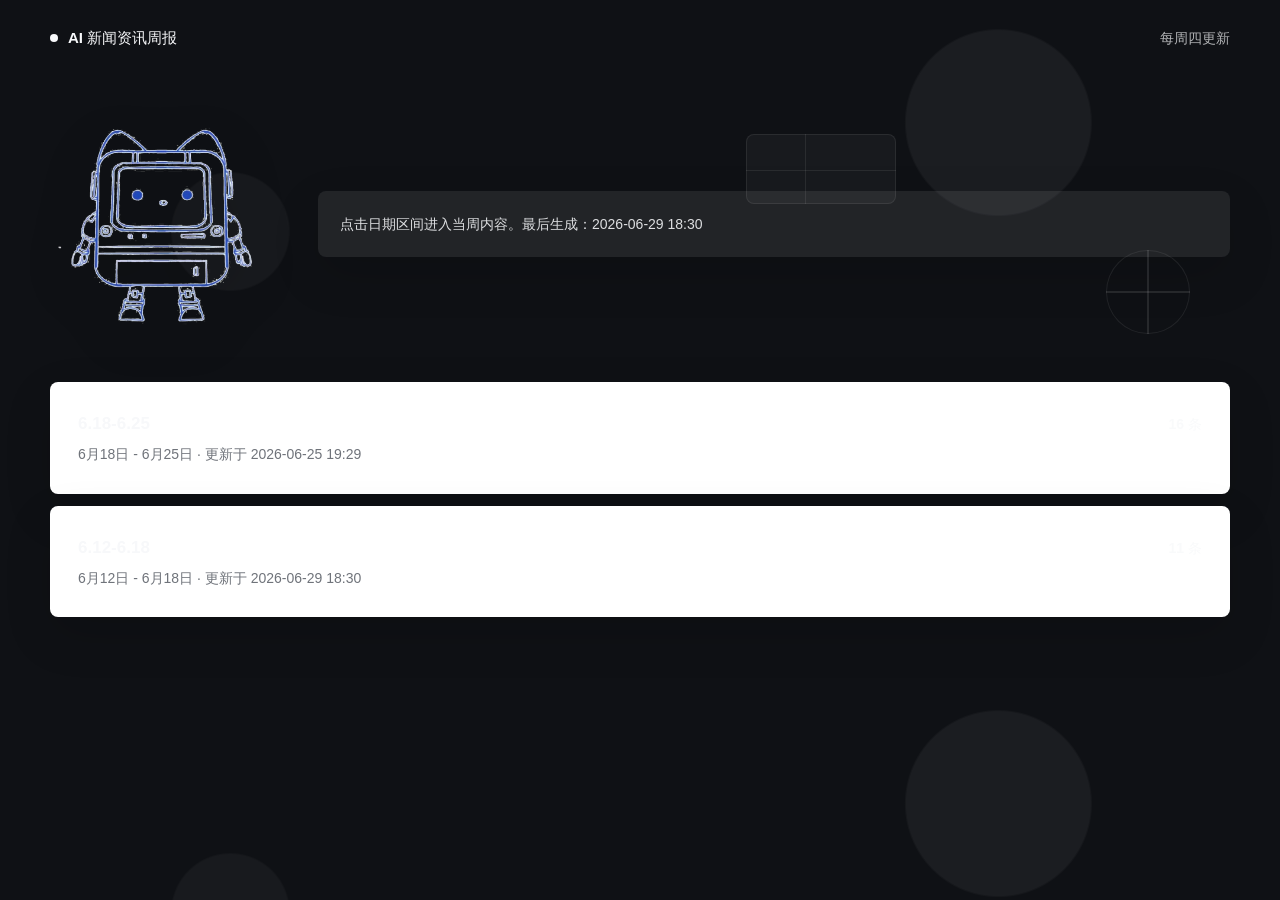
<file: site/index.html>
<!doctype html>
<html lang="zh-CN">
<head>
  <meta charset="utf-8">
  <meta name="viewport" content="width=device-width, initial-scale=1">
  <title>AI 新闻资讯周报</title>
  <link rel="stylesheet" href="assets/site.css">
</head>
<body>
  <header class="topbar">
    <div class="shell">
      <a class="brand" href="index.html">AI 新闻资讯周报</a>
      <div class="meta">每周四更新</div>
    </div>
  </header>
  <main class="shell">
    <section class="page-head page-head-index">
      <img class="ai-illustration" src="assets/ai-mascot.png" alt="AI 新闻资讯周报">
      <div class="meta">点击日期区间进入当周内容。最后生成：2026-06-29 18:30</div>
    </section>
    <section class="week-list">

      <a class="week-link" href="weeks/2026-W26.html">
        <div class="week-title">
          <span>6.18-6.25</span>
          <span class="meta">16 条</span>
        </div>
        <div class="summary-line">6月18日 - 6月25日 · 更新于 2026-06-25 19:29</div>
      </a>

      <a class="week-link" href="weeks/2026-W25.html">
        <div class="week-title">
          <span>6.12-6.18</span>
          <span class="meta">11 条</span>
        </div>
        <div class="summary-line">6月12日 - 6月18日 · 更新于 2026-06-29 18:30</div>
      </a>
    </section>
  </main>
</body>
</html>
</file>
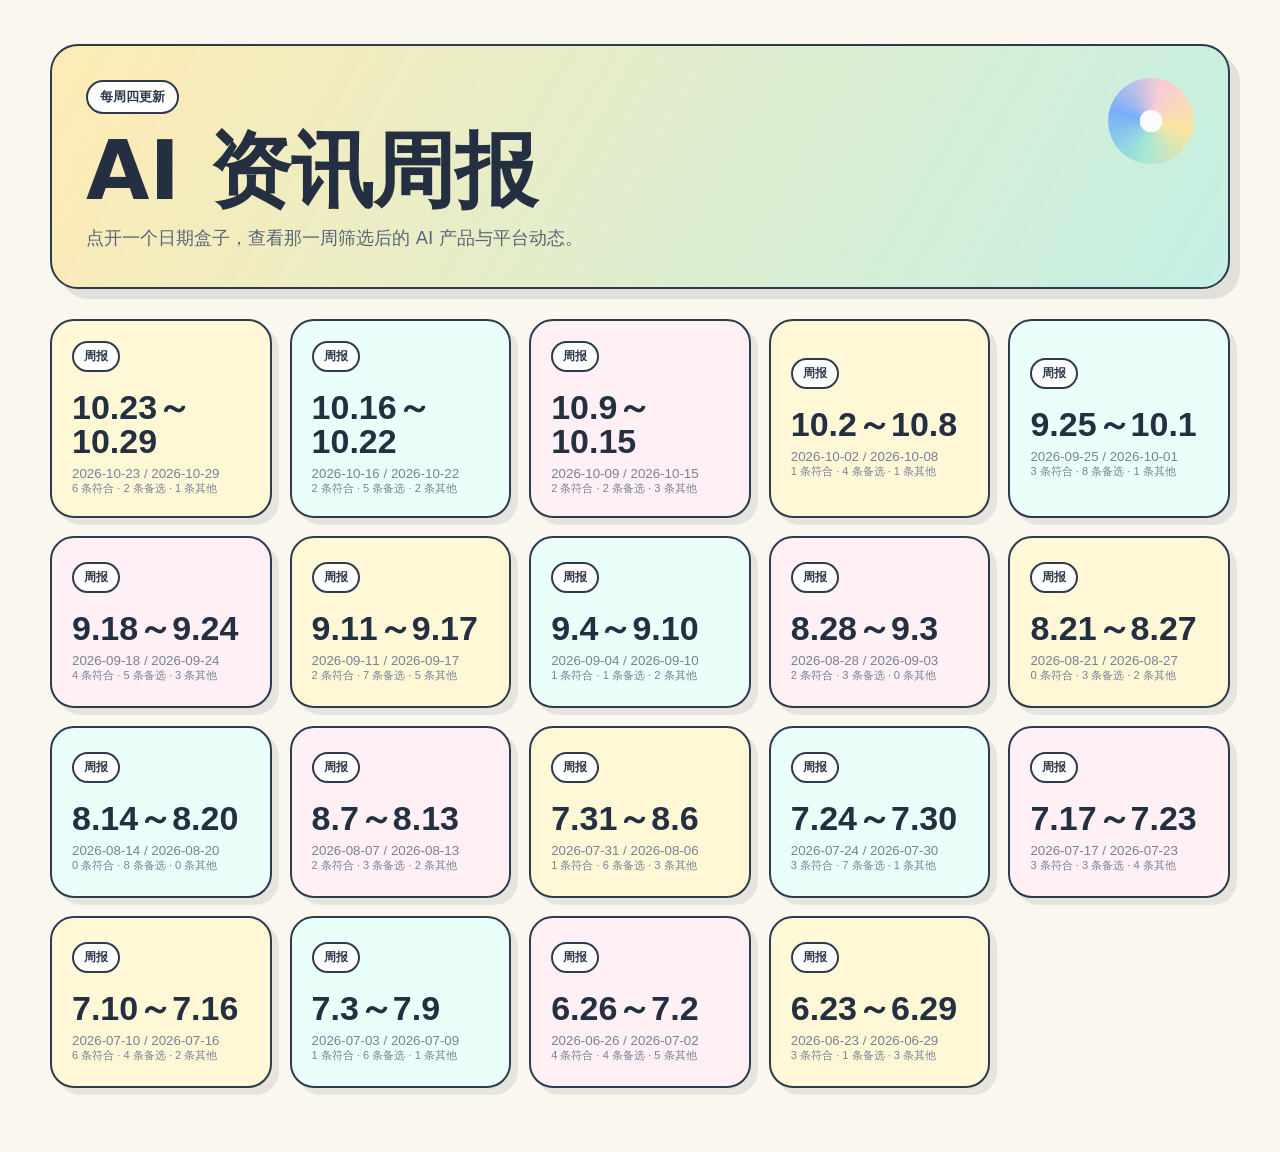
<file: ai-news-weekly-v2/site/index.html>
<!doctype html>
<html lang="zh-CN">
<head>
  <meta charset="utf-8">
  <meta name="viewport" content="width=device-width, initial-scale=1">
  <title>AI 资讯周报</title>
  <link rel="icon" href="./favicon.svg" type="image/svg+xml">
  <link rel="stylesheet" href="./styles.css">
</head>
<body>
  <main class="shell">
    <section id="home-view" class="view home-view">
      <header class="home-hero">
        <div class="mini-badge">每周四更新</div>
        <h1>AI 资讯周报</h1>
        <p>点开一个日期盒子，查看那一周筛选后的 AI 产品与平台动态。</p>
      </header>
      <section class="week-board" aria-label="周报日期列表">
        <div id="week-cards" class="week-cards"></div>
      </section>
    </section>

    <section id="detail-view" class="view detail-view" hidden>
      <button id="back-home" class="back-button" type="button">返回</button>
      <header class="detail-hero">
        <div class="mini-badge">本周 AI 资讯</div>
        <h2 id="week-title">加载中</h2>
        <p id="week-meta"></p>
      </header>

      <section class="news-section">
        <div class="section-heading">
          <h3>符合要求</h3>
          <span id="preferred-count"></span>
        </div>
        <div id="preferred-list" class="horizontal-list"></div>
      </section>

      <section class="news-section">
        <div class="section-heading">
          <h3>备选</h3>
          <span id="lead-count"></span>
        </div>
        <div id="lead-list" class="horizontal-list"></div>
      </section>

      <section class="news-section other-section">
        <div class="section-heading">
          <h3>其他</h3>
          <span id="other-count"></span>
        </div>
        <div id="other-list" class="other-list"></div>
      </section>
    </section>
  </main>
  <script>window.INITIAL_WEEK = "2026-10-23_2026-10-29";</script>
  <script src="./app.js"></script>
</body>
</html>
</file>
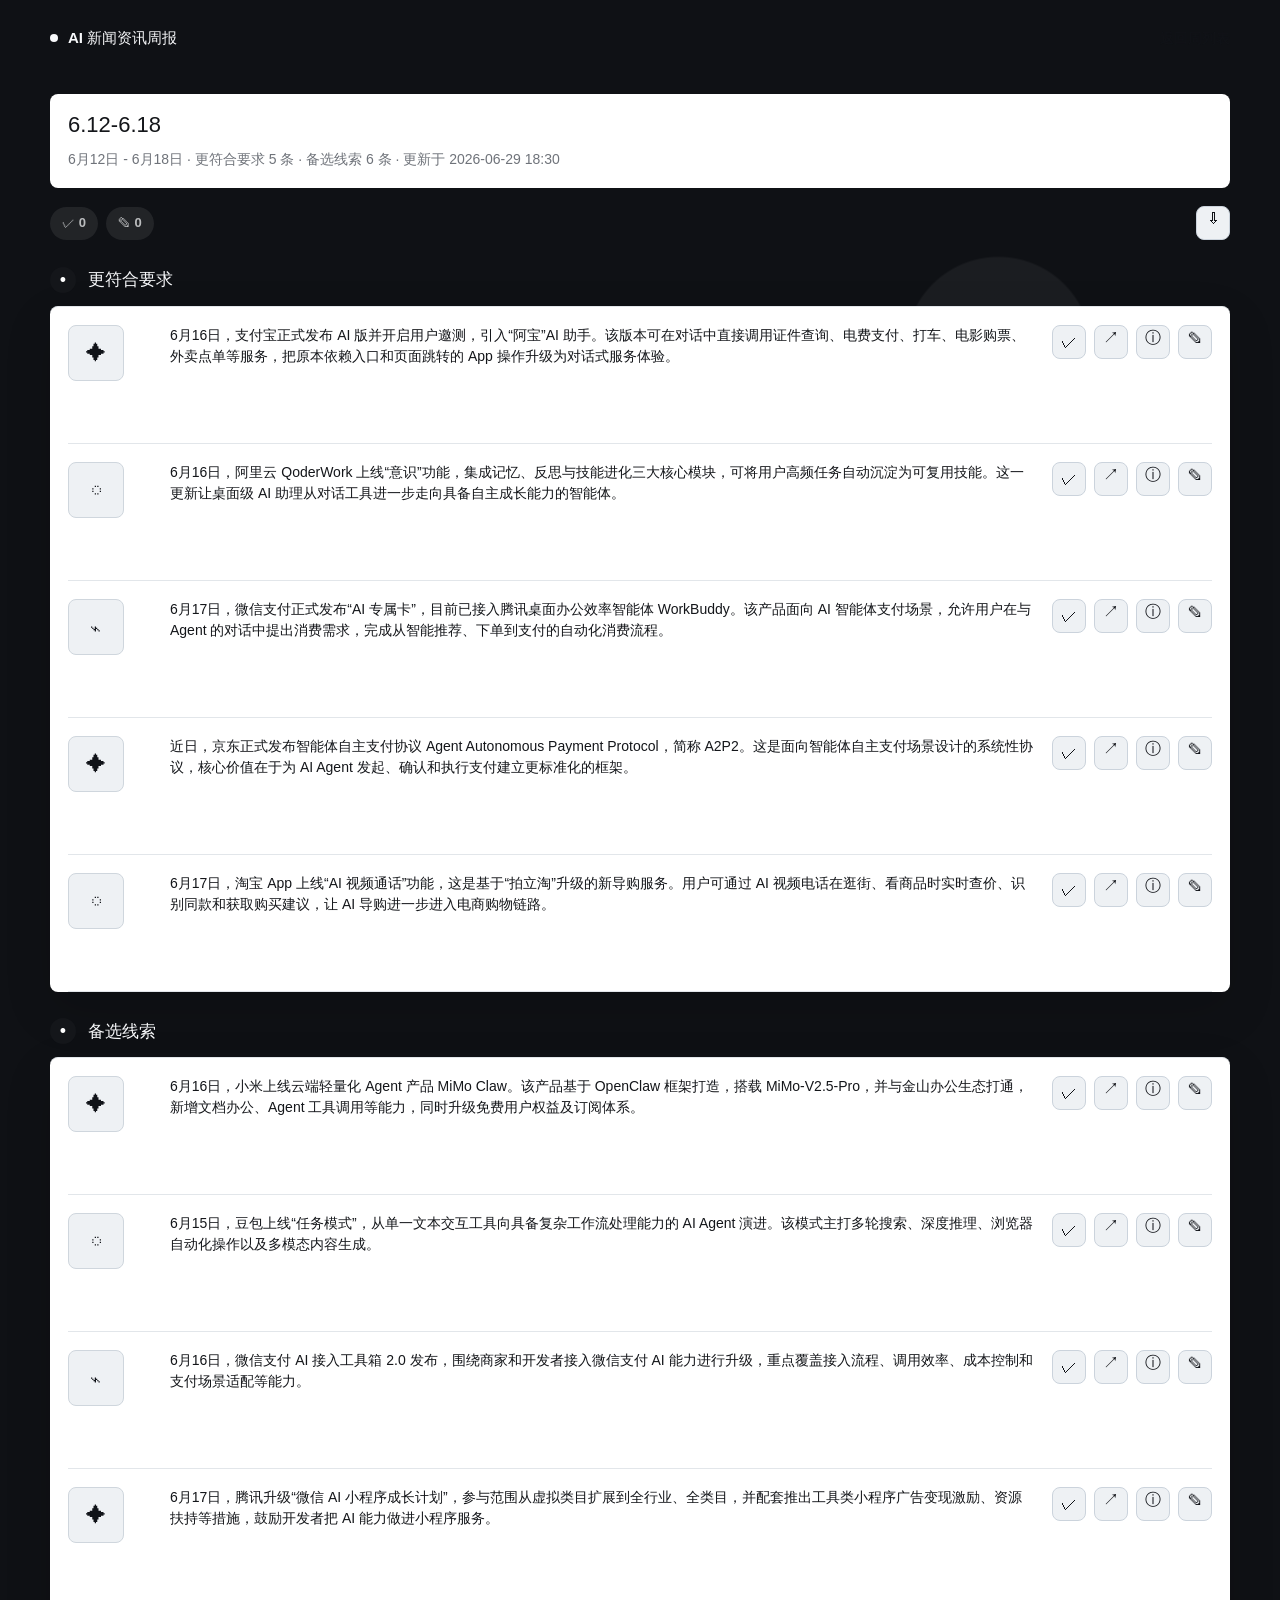
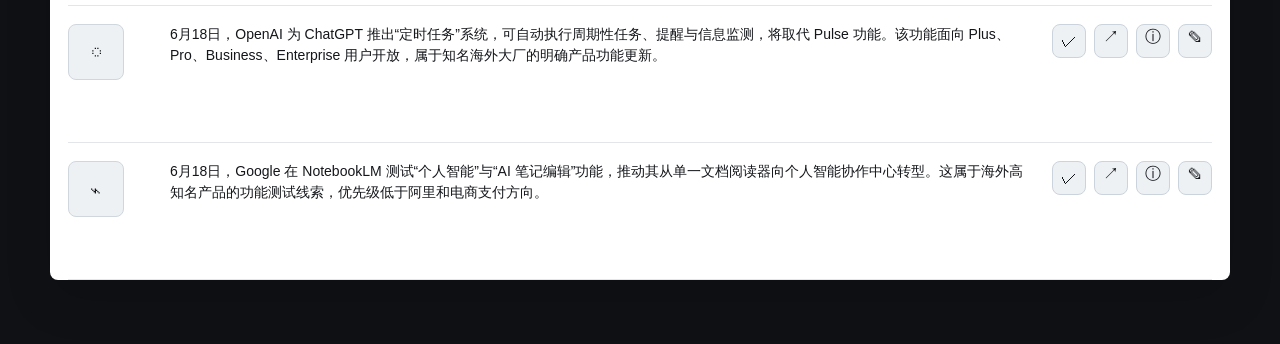
<file: site/weeks/2026-W25.html>
<!doctype html>
<html lang="zh-CN">
<head>
  <meta charset="utf-8">
  <meta name="viewport" content="width=device-width, initial-scale=1">
  <title>6.12-6.18 AI 新闻资讯</title>
  <link rel="stylesheet" href="../assets/site.css">
  <script src="../assets/site.js" defer></script>
</head>
<body>
  <header class="topbar">
    <div class="shell">
      <a class="brand" href="../index.html">AI 新闻资讯周报</a>
      <a class="back" href="../index.html">返回周列表</a>
    </div>
  </header>
  <main class="shell week-page">
    <section class="page-head">
      <h1>6.12-6.18</h1>
      <div class="meta">6月12日 - 6月18日 · 更符合要求 5 条 · 备选线索 6 条 · 更新于 2026-06-29 18:30</div>
    </section>

      <section>
        <h2>更符合要求</h2>
        <div class="news-list">

        <article class="news-item">
          <p class="brief">6月16日，支付宝正式发布 AI 版并开启用户邀测，引入“阿宝”AI 助手。该版本可在对话中直接调用证件查询、电费支付、打车、电影购票、外卖点单等服务，把原本依赖入口和页面跳转的 App 操作升级为对话式服务体验。</p>
          <p class="source">来源：<a href="https://www.aibase.com/zh/news" target="_blank" rel="noopener">AIbase 新闻：支付宝 AI 版 / “阿宝”AI 助手（待核验精确详情页）</a></p>
          <p class="score">优先：阿里最高优先级 · 标签：支付宝、阿宝、AI版、用户邀测、服务调用</p>
        </article>

        <article class="news-item">
          <p class="brief">6月16日，阿里云 QoderWork 上线“意识”功能，集成记忆、反思与技能进化三大核心模块，可将用户高频任务自动沉淀为可复用技能。这一更新让桌面级 AI 助理从对话工具进一步走向具备自主成长能力的智能体。</p>
          <p class="source">来源：<a href="https://www.aibase.com/zh/news" target="_blank" rel="noopener">AIbase 新闻：阿里云 QoderWork 上线“意识”功能（待核验精确详情页）</a></p>
          <p class="score">优先：阿里最高优先级 · 标签：阿里云、QoderWork、意识、记忆、反思、技能进化</p>
        </article>

        <article class="news-item">
          <p class="brief">6月17日，微信支付正式发布“AI 专属卡”，目前已接入腾讯桌面办公效率智能体 WorkBuddy。该产品面向 AI 智能体支付场景，允许用户在与 Agent 的对话中提出消费需求，完成从智能推荐、下单到支付的自动化消费流程。</p>
          <p class="source">来源：<a href="https://www.bjnews.com.cn/detail/1781685392129872.html" target="_blank" rel="noopener">微信支付上线AI专属卡，记者实测：团购咖啡下单暂不支持支付</a></p>
          <p class="score">优先：电商/交易/支付 · 标签：微信支付、AI专属卡、WorkBuddy、自动化消费</p>
        </article>

        <article class="news-item">
          <p class="brief">近日，京东正式发布智能体自主支付协议 Agent Autonomous Payment Protocol，简称 A2P2。这是面向智能体自主支付场景设计的系统性协议，核心价值在于为 AI Agent 发起、确认和执行支付建立更标准化的框架。</p>
          <p class="source">来源：<a href="https://www.aibase.com/zh/news" target="_blank" rel="noopener">AIbase 新闻：京东发布智能体自主支付协议 A2P2（待核验精确详情页）</a></p>
          <p class="score">优先：电商/交易/支付 · 标签：京东、A2P2、智能体自主支付、协议发布</p>
        </article>

        <article class="news-item">
          <p class="brief">6月17日，淘宝 App 上线“AI 视频通话”功能，这是基于“拍立淘”升级的新导购服务。用户可通过 AI 视频电话在逛街、看商品时实时查价、识别同款和获取购买建议，让 AI 导购进一步进入电商购物链路。</p>
          <p class="source">来源：<a href="https://www.ebrun.com/ebrungo/zb/680903.shtml" target="_blank" rel="noopener">淘宝App已上线“AI视频通话”功能 可边逛街边查价</a></p>
          <p class="score">优先：阿里最高优先级 · 标签：淘宝、AI导购、拍立淘、AI视频通话</p>
        </article>
        </div>
      </section>

      <section>
        <h2>备选线索</h2>
        <div class="news-list">

        <article class="news-item">
          <p class="brief">6月16日，小米上线云端轻量化 Agent 产品 MiMo Claw。该产品基于 OpenClaw 框架打造，搭载 MiMo-V2.5-Pro，并与金山办公生态打通，新增文档办公、Agent 工具调用等能力，同时升级免费用户权益及订阅体系。</p>
          <p class="source">来源：<a href="https://www.aibase.com/news/28969" target="_blank" rel="noopener">小米发布MiMo Claw正式版：支持千次连续工具调用，免费时长增至4小时</a></p>
          <p class="score">备选原因：国内大厂产品功能，但非阿里/非电商 · 标签：小米、MiMo Claw、Agent、办公工具</p>
        </article>

        <article class="news-item">
          <p class="brief">6月15日，豆包上线“任务模式”，从单一文本交互工具向具备复杂工作流处理能力的 AI Agent 演进。该模式主打多轮搜索、深度推理、浏览器自动化操作以及多模态内容生成。</p>
          <p class="source">来源：<a href="https://www.aibase.com/zh/news" target="_blank" rel="noopener">AIbase 新闻：豆包上线“任务模式”（待核验精确详情页）</a></p>
          <p class="score">备选原因：国内大厂产品功能，但非阿里/非电商 · 标签：豆包、任务模式、AI Agent、工作流</p>
        </article>

        <article class="news-item">
          <p class="brief">6月16日，微信支付 AI 接入工具箱 2.0 发布，围绕商家和开发者接入微信支付 AI 能力进行升级，重点覆盖接入流程、调用效率、成本控制和支付场景适配等能力。</p>
          <p class="source">来源：<a href="https://view.inews.qq.com/a/20260615A069AT00?scene=qqsearch" target="_blank" rel="noopener">微信支付AI接入工具箱2.0正式发布：五大核心升级，token消耗锐减50%</a></p>
          <p class="score">备选原因：支付/商家工具相关，但不属于阿里 · 标签：微信支付、AI接入工具箱、开发者、2.0</p>
        </article>

        <article class="news-item">
          <p class="brief">6月17日，腾讯升级“微信 AI 小程序成长计划”，参与范围从虚拟类目扩展到全行业、全类目，并配套推出工具类小程序广告变现激励、资源扶持等措施，鼓励开发者把 AI 能力做进小程序服务。</p>
          <p class="source">来源：<a href="https://www.360kuai.com/pc/99bd3eba2b8f45279?cota=3&amp;kuai_so=1&amp;refer_scene=so_3&amp;sign=360_da20e874" target="_blank" rel="noopener">腾讯升级微信AI小程序成长计划 全类目开发者可申请</a></p>
          <p class="score">备选原因：国内大厂开发者生态，非阿里/非电商 · 标签：微信小程序、AI生态、成长计划、全类目</p>
        </article>

        <article class="news-item">
          <p class="brief">6月18日，OpenAI 为 ChatGPT 推出“定时任务”系统，可自动执行周期性任务、提醒与信息监测，将取代 Pulse 功能。该功能面向 Plus、Pro、Business、Enterprise 用户开放，属于知名海外大厂的明确产品功能更新。</p>
          <p class="source">来源：<a href="https://www.aibase.com/news/28999" target="_blank" rel="noopener">从被动问答到主动执行：ChatGPT 上线定时任务，加速智能助手演进</a></p>
          <p class="score">备选原因：海外高知名产品功能，非阿里/非电商 · 标签：OpenAI、ChatGPT、定时任务、自动执行</p>
        </article>

        <article class="news-item">
          <p class="brief">6月18日，Google 在 NotebookLM 测试“个人智能”与“AI 笔记编辑”功能，推动其从单一文档阅读器向个人智能协作中心转型。这属于海外高知名产品的功能测试线索，优先级低于阿里和电商支付方向。</p>
          <p class="source">来源：<a href="https://www.aibase.com/news/29001" target="_blank" rel="noopener">Google测试NotebookLM新功能：全面引入个性化记忆与AI笔记编辑</a></p>
          <p class="score">备选原因：海外高知名产品功能，非阿里/非电商 · 标签：Google、NotebookLM、个人智能、AI笔记编辑</p>
        </article>
        </div>
      </section>
  </main>
</body>
</html>
</file>
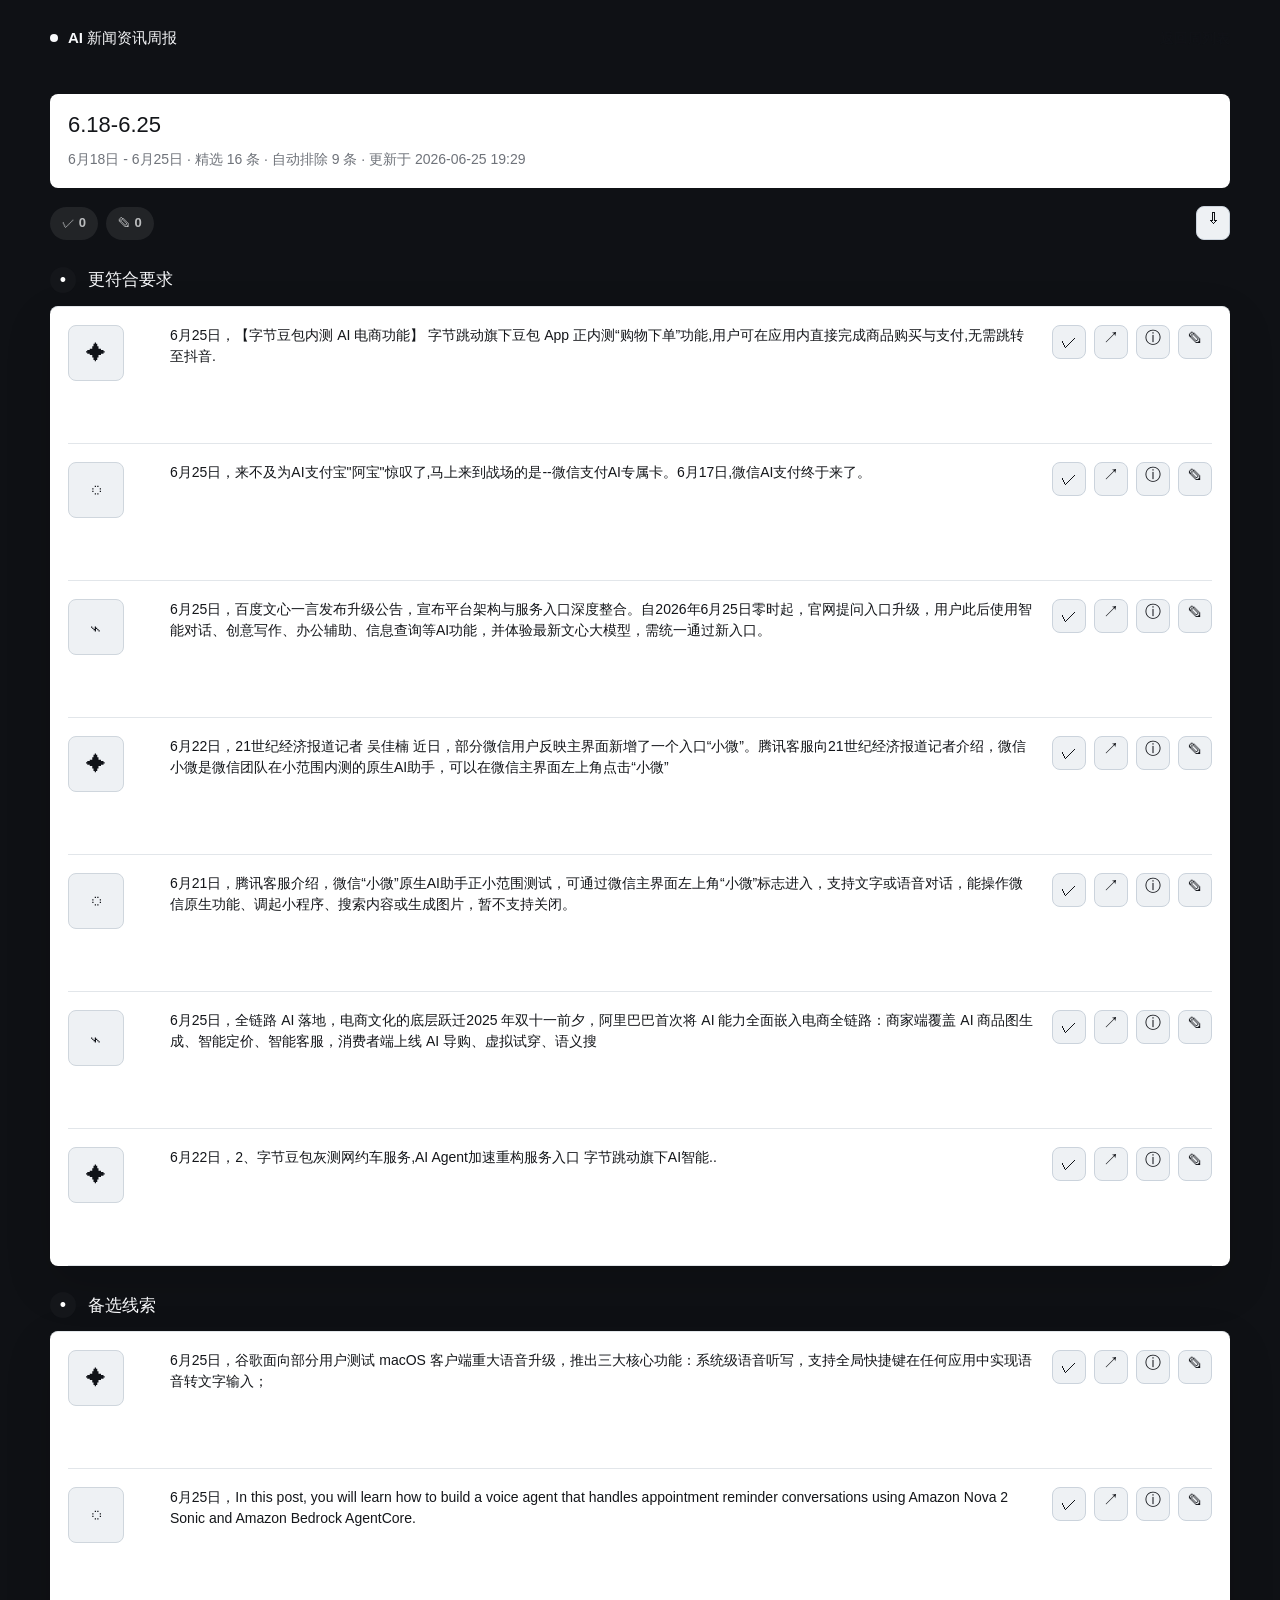
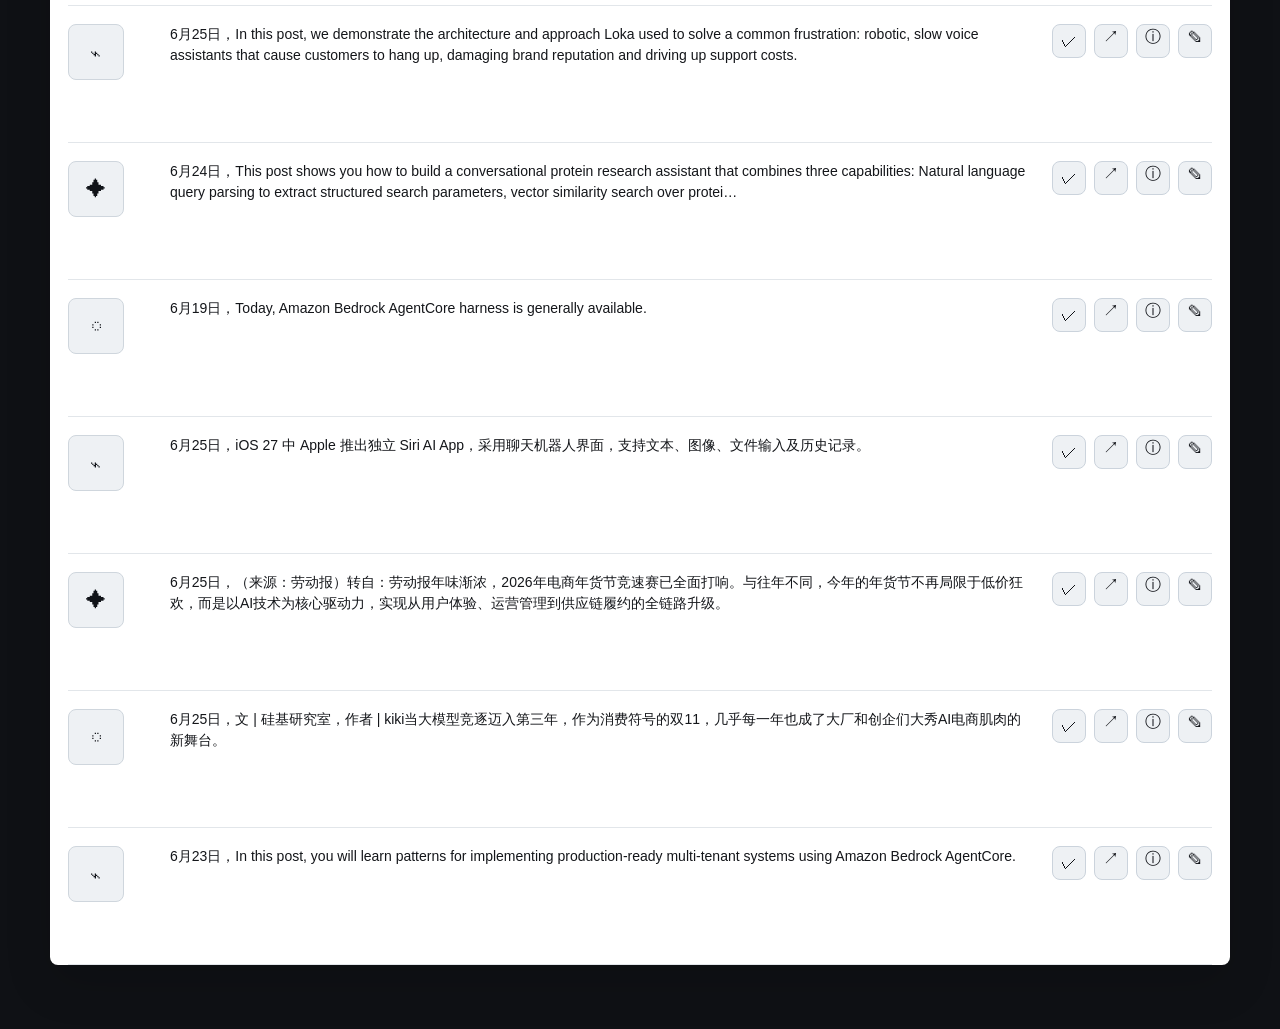
<file: site/weeks/2026-W26.html>
<!doctype html>
<html lang="zh-CN">
<head>
  <meta charset="utf-8">
  <meta name="viewport" content="width=device-width, initial-scale=1">
  <title>6.18-6.25 AI 新闻资讯</title>
  <link rel="stylesheet" href="../assets/site.css">
  <script src="../assets/site.js" defer></script>
</head>
<body>
  <header class="topbar">
    <div class="shell">
      <a class="brand" href="../index.html">AI 新闻资讯周报</a>
      <a class="back" href="../index.html">返回周列表</a>
    </div>
  </header>
  <main class="shell week-page">
    <section class="page-head">
      <h1>6.18-6.25</h1>
      <div class="meta">6月18日 - 6月25日 · 精选 16 条 · 自动排除 9 条 · 更新于 2026-06-25 19:29</div>
    </section>

      <section>
        <h2>更符合要求</h2>
        <div class="news-list">

        <article class="news-item">
          <p class="brief">6月25日，【字节豆包内测 AI 电商功能】 字节跳动旗下豆包 App 正内测“购物下单”功能,用户可在应用内直接完成商品购买与支付,无需跳转至抖音.</p>
          <p class="source">来源：<a href="https://www.donews.com/news/detail/1/6460982.html" target="_blank" rel="noopener">OPPO 一加官宣老机型调价;字节豆包内测 AI 电商功能;腾讯官宣内...</a></p>
          <p class="score">评分：14.0 · 知名公司：腾讯、字节、抖音；电商/交易相关：电商、商品、支付；产品/功能信号：产品、功能、应用、内测；发布动作：发布、内测</p>
        </article>

        <article class="news-item">
          <p class="brief">6月25日，来不及为AI支付宝&quot;阿宝&quot;惊叹了,马上来到战场的是--微信支付AI专属卡。6月17日,微信AI支付终于来了。</p>
          <p class="source">来源：<a href="https://k.sina.com.cn/article_7857201856_1d45362c001906y4le.html" target="_blank" rel="noopener">微信AI支付来了,要跟支付宝干一仗</a></p>
          <p class="score">评分：13.8 · 阿里/重点公司：支付宝、微信支付；电商/交易相关：支付、AI支付；产品/功能信号：产品、发布；发布动作：发布</p>
        </article>

        <article class="news-item">
          <p class="brief">6月25日，百度文心一言发布升级公告，宣布平台架构与服务入口深度整合。自2026年6月25日零时起，官网提问入口升级，用户此后使用智能对话、创意写作、办公辅助、信息查询等AI功能，并体验最新文心大模型，需统一通过新入口。</p>
          <p class="source">来源：<a href="https://www.aibase.com/news/29164" target="_blank" rel="noopener">文心一言服务全面升级：数据迁移即将开启，百度文心迎来新面貌</a></p>
          <p class="score">评分：13.2 · 知名公司：百度；产品/功能信号：功能、平台、发布；发布动作：发布、升级、开启；AIbase 来源；含模型词，需人工确认</p>
        </article>

        <article class="news-item">
          <p class="brief">6月22日，21世纪经济报道记者 吴佳楠 近日，部分微信用户反映主界面新增了一个入口“小微”。腾讯客服向21世纪经济报道记者介绍，微信小微是微信团队在小范围内测的原生AI助手，可以在微信主界面左上角点击“小微”</p>
          <p class="source">来源：<a href="https://www.360kuai.com/pc/95165fe2142e5382a?cota=3&amp;kuai_so=1&amp;refer_scene=so_3&amp;sign=360_da20e874" target="_blank" rel="noopener">AI专属卡推出后,微信原生AI助手&quot;小微&quot;开启内测</a></p>
          <p class="score">评分：13.0 · 知名公司：微信、腾讯；产品/功能信号：产品、助手、AI助手、平台；发布动作：发布、推出、开放、接入</p>
        </article>

        <article class="news-item">
          <p class="brief">6月21日，腾讯客服介绍，微信“小微”原生AI助手正小范围测试，可通过微信主界面左上角“小微”标志进入，支持文字或语音对话，能操作微信原生功能、调起小程序、搜索内容或生成图片，暂不支持关闭。</p>
          <p class="source">来源：<a href="https://finance.sina.com.cn/jjxw/2026-06-21/doc-iniecryy1237739.shtml" target="_blank" rel="noopener">微信原生AI助手&quot;小微&quot;小范围内测:支持操作原生功能,调用小程序...</a></p>
          <p class="score">评分：13.0 · 知名公司：微信、腾讯；产品/功能信号：产品、功能、助手、AI助手；发布动作：发布、内测、支持</p>
        </article>

        <article class="news-item">
          <p class="brief">6月25日，全链路 AI 落地，电商文化的底层跃迁2025 年双十一前夕，阿里巴巴首次将 AI 能力全面嵌入电商全链路：商家端覆盖 AI 商品图生成、智能定价、智能客服，消费者端上线 AI 导购、虚拟试穿、语义搜</p>
          <p class="source">来源：<a href="https://www.360kuai.com/pc/9fd139f7d20cd215f?cota=3&amp;kuai_so=1&amp;refer_scene=so_3&amp;sign=360_da20e874" target="_blank" rel="noopener">企业文化管理师考试网:专业人才守护电商生态温度</a></p>
          <p class="score">评分：12.4 · 阿里/重点公司：阿里；电商/交易相关：电商、商家、商品；产品/功能信号：上线；发布动作：上线</p>
        </article>

        <article class="news-item">
          <p class="brief">6月22日，2、字节豆包灰测网约车服务,AI Agent加速重构服务入口 字节跳动旗下AI智能..</p>
          <p class="source">来源：<a href="https://www.chinaz.com/feed/0622/1760345.shtml" target="_blank" rel="noopener">AI日报:阿里发布HappyHorse 1.1;字节豆包灰测网约车服务;三星12...</a></p>
          <p class="score">评分：12.0 · 阿里/重点公司：阿里；产品/功能信号：产品、Agent、接入、发布；发布动作：发布、接入；含模型词，需人工确认</p>
        </article>
        </div>
      </section>

      <section>
        <h2>备选线索</h2>
        <div class="news-list">

        <article class="news-item">
          <p class="brief">6月25日，谷歌面向部分用户测试 macOS 客户端重大语音升级，推出三大核心功能：系统级语音听写，支持全局快捷键在任何应用中实现语音转文字输入；</p>
          <p class="source">来源：<a href="https://www.aibase.com/news/29151" target="_blank" rel="noopener">谷歌测试Gemini桌面版新功能:推系统级听写与光标追踪</a></p>
          <p class="score">评分：12.2 · 产品/功能信号：功能、应用、推出；发布动作：推出、升级、支持；AIbase 来源</p>
        </article>

        <article class="news-item">
          <p class="brief">6月25日，In this post, you will learn how to build a voice agent that handles appointment reminder conversations using Amazon Nova 2 Sonic and Amazon Bedrock AgentCore.</p>
          <p class="source">来源：<a href="https://aws.amazon.com/blogs/machine-learning/build-a-healthcare-appointment-agent-with-amazon-nova-2-sonic/" target="_blank" rel="noopener">Build a healthcare appointment agent with Amazon Nova 2 Sonic</a></p>
          <p class="score">评分：11.7 · 知名公司：Amazon、AWS；电商/交易相关：Amazon；产品/功能信号：Agent、tool、agent；官方来源</p>
        </article>

        <article class="news-item">
          <p class="brief">6月25日，In this post, we demonstrate the architecture and approach Loka used to solve a common frustration: robotic, slow voice assistants that cause customers to hang up, damaging brand reputation and driving up support costs.</p>
          <p class="source">来源：<a href="https://aws.amazon.com/blogs/machine-learning/how-loka-built-a-natural-low-latency-voice-agent-with-amazon-nova-2-sonic/" target="_blank" rel="noopener">How Loka Built a Natural, Low-Latency Voice Agent with Amazon Nova 2 Sonic</a></p>
          <p class="score">评分：11.7 · 知名公司：Amazon、AWS；电商/交易相关：Amazon；产品/功能信号：Agent、agent、assistant；官方来源</p>
        </article>

        <article class="news-item">
          <p class="brief">6月24日，This post shows you how to build a conversational protein research assistant that combines three capabilities: Natural language query parsing to extract structured search parameters, vector similarity search over protei…</p>
          <p class="source">来源：<a href="https://aws.amazon.com/blogs/machine-learning/build-a-protein-research-copilot-with-amazon-bedrock-agentcore/" target="_blank" rel="noopener">Build a protein research copilot with Amazon Bedrock AgentCore</a></p>
          <p class="score">评分：11.7 · 知名公司：Amazon、AWS；电商/交易相关：Amazon；产品/功能信号：Agent、agent、assistant；官方来源</p>
        </article>

        <article class="news-item">
          <p class="brief">6月19日，Today, Amazon Bedrock AgentCore harness is generally available.</p>
          <p class="source">来源：<a href="https://aws.amazon.com/blogs/machine-learning/amazon-bedrock-agentcore-harness-is-now-generally-available-go-from-idea-to-production-grade-agent-in-minutes/" target="_blank" rel="noopener">Amazon Bedrock AgentCore harness is now generally available: Go from idea to production-grade agent in minutes</a></p>
          <p class="score">评分：11.7 · 知名公司：Amazon、AWS；电商/交易相关：Amazon；产品/功能信号：Agent、tool、agent；官方来源</p>
        </article>

        <article class="news-item">
          <p class="brief">6月25日，iOS 27 中 Apple 推出独立 Siri AI App，采用聊天机器人界面，支持文本、图像、文件输入及历史记录。</p>
          <p class="source">来源：<a href="https://www.aibase.com/news/29156" target="_blank" rel="noopener">iOS27推出Siri AI专用App，实现Siri与ChatGPT一键切换</a></p>
          <p class="score">评分：11.4 · 知名公司：Apple；产品/功能信号：推出；发布动作：推出、集成、支持；AIbase 来源</p>
        </article>

        <article class="news-item">
          <p class="brief">6月25日，（来源：劳动报）转自：劳动报年味渐浓，2026年电商年货节竞速赛已全面打响。与往年不同，今年的年货节不再局限于低价狂欢，而是以AI技术为核心驱动力，实现从用户体验、运营管理到供应链履约的全链路升级。</p>
          <p class="source">来源：<a href="https://finance.sina.com.cn/jjxw/2026-01-21/doc-inhhzycx8199338.shtml" target="_blank" rel="noopener">AI赋能效率革命,2026电商年货节亮点纷呈</a></p>
          <p class="score">评分：11.4 · 阿里/重点公司：淘宝；电商/交易相关：电商、商家、客服；产品/功能信号：工具</p>
        </article>

        <article class="news-item">
          <p class="brief">6月25日，文 | 硅基研究室，作者 | kiki当大模型竞逐迈入第三年，作为消费符号的双11，几乎每一年也成了大厂和创企们大秀AI电商肌肉的新舞台。</p>
          <p class="source">来源：<a href="https://www.360kuai.com/pc/9a14b4001433e55c9?cota=3&amp;kuai_so=1&amp;refer_scene=so_3&amp;sign=360_da20e874" target="_blank" rel="noopener">AI电商,道阻且长</a></p>
          <p class="score">评分：11.0 · 电商/交易相关：电商、商家、导购；产品/功能信号：产品、工具、Agent、agent</p>
        </article>

        <article class="news-item">
          <p class="brief">6月23日，In this post, you will learn patterns for implementing production-ready multi-tenant systems using Amazon Bedrock AgentCore.</p>
          <p class="source">来源：<a href="https://aws.amazon.com/blogs/machine-learning/shared-infrastructure-isolated-tenants-pool-model-multi-tenancy-with-amazon-bedrock-agentcore/" target="_blank" rel="noopener">Shared infrastructure, isolated tenants: Pool model multi-tenancy with Amazon Bedrock AgentCore</a></p>
          <p class="score">评分：10.3 · 知名公司：Amazon、AWS；电商/交易相关：Amazon；产品/功能信号：Agent、agent；官方来源</p>
        </article>
        </div>
      </section>
  </main>
</body>
</html>
</file>
<file: site/assets/site.css>
:root {
  color-scheme: light;
  --bg: #0f1115;
  --surface: #ffffff;
  --surface-soft: #f6f7f8;
  --panel: #eef0f2;
  --panel-blue: #e9f1ff;
  --ink: #14161a;
  --muted: #6f737a;
  --line: #e2e6ea;
  --accent: #111318;
  --accent-soft: #eef3f7;
  --good: #0d9488;
  --shadow: 0 18px 48px rgba(0, 0, 0, 0.14);
}

* {
  box-sizing: border-box;
}

body {
  margin: 0;
  background:
    radial-gradient(circle at 78% 18%, rgba(255, 255, 255, 0.05) 0 92px, transparent 94px),
    radial-gradient(circle at 18% 34%, rgba(255, 255, 255, 0.04) 0 58px, transparent 60px),
    var(--bg);
  color: #f7f8fa;
  font-family: -apple-system, BlinkMacSystemFont, "Segoe UI", sans-serif;
  line-height: 1.6;
}

a {
  color: inherit;
}

.shell {
  width: min(1180px, calc(100% - 32px));
  margin: 0 auto;
}

.topbar {
  background: transparent;
}

.topbar .shell {
  display: flex;
  align-items: center;
  justify-content: space-between;
  gap: 16px;
  min-height: 76px;
}

.brand {
  display: inline-flex;
  align-items: center;
  gap: 10px;
  font-size: 15px;
  font-weight: 560;
  text-decoration: none;
}

.brand::before {
  content: "";
  width: 8px;
  height: 8px;
  border-radius: 999px;
  background: #f7f8fa;
}

.meta {
  color: rgba(247, 248, 250, 0.7);
  font-size: 14px;
}

main {
  padding: 18px 0 64px;
}

.page-head {
  min-height: 260px;
  display: grid;
  grid-template-columns: 240px minmax(0, 1fr);
  gap: 28px;
  align-items: end;
  margin-bottom: 28px;
  position: relative;
}

.page-head::before,
.page-head::after {
  content: "";
  position: absolute;
  pointer-events: none;
}

.page-head-index::before,
.page-head-index::after {
  content: "";
}

.page-head-index::before {
  width: 148px;
  height: 68px;
  right: 334px;
  top: 40px;
  border: 1px solid rgba(255, 255, 255, 0.08);
  border-radius: 8px;
  background:
    linear-gradient(90deg, transparent 0 39%, rgba(255, 255, 255, 0.08) 39% 40%, transparent 40%),
    linear-gradient(180deg, transparent 0 52%, rgba(255, 255, 255, 0.08) 52% 53%, transparent 53%),
    rgba(255, 255, 255, 0.04);
}

.page-head-index::after {
  width: 82px;
  height: 82px;
  right: 40px;
  bottom: 20px;
  border: 1px solid rgba(255, 255, 255, 0.08);
  border-radius: 999px;
  background:
    linear-gradient(90deg, transparent 49%, rgba(255, 255, 255, 0.1) 49% 51%, transparent 51%),
    linear-gradient(180deg, transparent 49%, rgba(255, 255, 255, 0.1) 49% 51%, transparent 51%);
}

h1 {
  margin: 0;
  font-size: clamp(42px, 8vw, 88px);
  line-height: 1;
  font-weight: 520;
  letter-spacing: 0;
  max-width: 760px;
  color: #f7f8fa;
}

.ai-illustration {
  width: min(210px, 42vw);
  justify-self: start;
  align-self: center;
  display: block;
  filter: drop-shadow(0 14px 26px rgba(0, 0, 0, 0.22));
  transform: translateY(2px);
}

.page-head .meta {
  align-self: center;
  background: rgba(255, 255, 255, 0.08);
  border-radius: 8px;
  padding: 18px;
  color: rgba(247, 248, 250, 0.88);
  font-size: 14px;
  box-shadow: var(--shadow);
}

.page-head-index .meta {
  padding: 22px;
}

.page-head:not(.page-head-index) {
  min-height: 0;
  display: grid;
  grid-template-columns: minmax(0, 1fr);
  gap: 10px;
  margin-bottom: 18px;
  background: var(--surface);
  border-radius: 8px;
  padding: 18px;
}

.page-head:not(.page-head-index)::before,
.page-head:not(.page-head-index)::after {
  display: none;
}

.page-head:not(.page-head-index) .meta {
  width: fit-content;
  max-width: 100%;
  color: var(--muted);
  background: transparent;
  box-shadow: none;
  padding: 0;
}

.page-head:not(.page-head-index) h1 {
  font-size: 22px;
  line-height: 1.18;
  max-width: none;
  color: var(--ink);
}

.week-page {
  background: transparent;
}

.week-page .news-list {
  background: var(--surface);
  border-radius: 8px;
  padding: 0 18px;
  box-shadow: var(--shadow);
}

h2 {
  margin: 26px 0 12px;
  font-size: 17px;
  font-weight: 520;
  letter-spacing: 0;
  display: flex;
  align-items: center;
  gap: 12px;
}

h2::before {
  content: "•";
  width: 26px;
  height: 26px;
  border-radius: 999px;
  background: var(--ink);
  color: #ffffff;
  display: inline-grid;
  place-items: center;
  font-size: 18px;
  line-height: 1;
}

.week-list {
  display: grid;
  gap: 12px;
}

.week-link {
  display: block;
  background: var(--surface);
  border: 0;
  border-radius: 8px;
  padding: 28px;
  text-decoration: none;
  box-shadow: var(--shadow);
}

.week-link:hover {
  background: var(--surface-soft);
  transform: translateY(-1px);
}

.week-title {
  display: flex;
  align-items: baseline;
  justify-content: space-between;
  gap: 12px;
  font-weight: 560;
  font-size: 17px;
}

.summary-line {
  color: var(--muted);
  margin-top: 6px;
  font-size: 14px;
}

.news-list {
  display: grid;
  gap: 0;
  border-top: 1px solid var(--line);
  background: var(--surface);
  border-radius: 8px;
  padding: 0 18px;
  box-shadow: var(--shadow);
}

.news-item {
  --symbol: "◇";
  display: grid;
  grid-template-columns: 84px minmax(0, 1fr) auto;
  gap: 18px;
  align-items: start;
  padding: 18px 0;
  border-bottom: 1px solid var(--line);
  text-decoration: none;
  position: relative;
  color: var(--ink);
}

.news-item::before {
  content: var(--symbol);
  width: 54px;
  height: 54px;
  border-radius: 8px;
  background: #eef1f4;
  border: 1px solid #cfd6dd;
  color: #101318;
  display: inline-grid;
  place-items: center;
  font-size: 20px;
  line-height: 1;
}

.news-item:nth-child(3n + 1) {
  --symbol: "✦";
}

.news-item:nth-child(3n + 2) {
  --symbol: "◌";
}

.news-item:nth-child(3n + 3) {
  --symbol: "⌁";
}

.brief {
  margin: 0;
  font-size: clamp(14px, 1.05vw, 16px);
  line-height: 1.55;
  font-weight: 360;
  color: var(--ink);
}

.source {
  display: none;
  margin: 0;
  color: var(--muted);
  font-size: 14px;
}

.source a {
  color: var(--accent);
  text-decoration: none;
}

.source a:hover {
  text-decoration: underline;
}

.score {
  display: none;
  margin-top: 10px;
  color: var(--muted);
  font-size: 13px;
}

.back {
  color: var(--accent);
  text-decoration: none;
  font-size: 14px;
}

.feedback-panel {
  display: flex;
  align-items: center;
  justify-content: space-between;
  gap: 12px;
  background: transparent;
  border: 0;
  border-radius: 8px;
  padding: 0;
  margin: 0 0 18px;
}

.feedback-stats {
  display: flex;
  flex-wrap: wrap;
  gap: 8px;
  color: rgba(247, 248, 250, 0.72);
  font-size: 13px;
}

.pill {
  border: 0;
  border-radius: 999px;
  padding: 6px 12px;
  background: rgba(255, 255, 255, 0.08);
}

.feedback-actions,
.item-actions {
  display: flex;
  flex-wrap: wrap;
  gap: 8px;
}

.button,
.edit-toggle,
.copy-feedback,
.source-link,
.score-toggle {
  appearance: none;
  border: 1px solid #cbd3dc;
  border-radius: 8px;
  background: #eef1f4;
  color: #111318;
  cursor: pointer;
  font: inherit;
  font-size: 0;
  line-height: 1;
  padding: 0;
  width: 34px;
  height: 34px;
  display: inline-grid;
  place-items: center;
  text-decoration: none;
}

.button:hover,
.edit-toggle:hover,
.copy-feedback:hover,
.source-link:hover,
.score-toggle:hover {
  background: #dfe5eb;
  border-color: #aeb8c3;
  color: #050608;
}

.news-feedback {
  display: flex;
  align-items: center;
  justify-content: flex-end;
  gap: 8px;
  grid-column: 3;
  grid-row: 1 / span 3;
  margin: 0;
}

.fit-check {
  display: inline-flex;
  align-items: center;
  justify-content: center;
  color: #111318;
  cursor: pointer;
  width: 34px;
  height: 34px;
  border-radius: 8px;
  background: #eef1f4;
  border: 1px solid #cbd3dc;
}

.fit-check input {
  position: absolute;
  opacity: 0;
  pointer-events: none;
}

.fit-check span {
  font-size: 0;
}

.fit-check span::before {
  content: "✓";
  font-size: 16px;
  color: #111318;
}

.fit-check input:checked + span::before {
  color: #04756f;
  font-weight: 560;
}

.edit-toggle::before {
  content: "✎";
  font-size: 15px;
}

.copy-feedback::before {
  content: "⇩";
  font-size: 16px;
}

.score-toggle::before {
  content: "ⓘ";
  font-size: 16px;
}

.source-link::before {
  content: "↗";
  font-size: 16px;
}

.news-item.is-fit {
  background: linear-gradient(90deg, rgba(13, 148, 136, 0.08), rgba(13, 148, 136, 0));
}

.edit-area {
  display: none;
  margin-top: 14px;
  grid-column: 2 / 4;
}

.news-item.is-editing .edit-area {
  display: block;
}

.rewrite-input {
  width: 100%;
  min-height: 112px;
  resize: vertical;
  border: 0;
  border-radius: 8px;
  padding: 14px;
  color: var(--ink);
  background: var(--surface-soft);
  font: inherit;
  line-height: 1.65;
}

.rewrite-input:focus {
  outline: 2px solid rgba(17, 19, 24, 0.14);
}

.details-row {
  display: flex;
  align-items: center;
  gap: 8px;
  margin-top: 8px;
}

.score.is-visible {
  display: block;
}

.feedback-toast {
  position: fixed;
  left: 50%;
  bottom: 22px;
  transform: translateX(-50%);
  background: #10201e;
  color: #ffffff;
  border-radius: 8px;
  padding: 10px 14px;
  font-size: 13px;
  opacity: 0;
  pointer-events: none;
  transition: opacity 180ms ease;
  z-index: 20;
}

.feedback-toast.show {
  opacity: 1;
}

.empty {
  background: var(--panel);
  border: 0;
  border-radius: 8px;
  padding: 18px;
  color: var(--muted);
}

@media (max-width: 640px) {
  .topbar .shell,
  .week-title,
  .feedback-panel,
  .news-feedback,
  .page-head {
    align-items: flex-start;
    flex-direction: column;
  }

  .page-head {
    display: flex;
    min-height: auto;
  }

  h1 {
    font-size: 26px;
  }

  .ai-illustration {
    width: 150px;
  }

  .news-item {
    grid-template-columns: 48px minmax(0, 1fr);
    gap: 12px;
    padding: 16px 0;
  }

  .news-item::before {
    width: 40px;
    height: 40px;
    font-size: 15px;
  }

  .news-feedback {
    grid-column: 2;
    grid-row: auto;
    flex-direction: row;
    margin-top: 12px;
  }

  .edit-area {
    grid-column: 1 / 3;
  }
}
</file>
<file: ai-news-weekly-v2/site/styles.css>
:root {
  color-scheme: light;
  --ink: #243042;
  --muted: #768196;
  --line: #e8e2d9;
  --blue: #6ea8fe;
  --mint: #9de7d7;
  --sun: #ffe59a;
  --pink: #ffc7d6;
  --paper: #fffdf8;
  --bg: #faf7ef;
}

* { box-sizing: border-box; }

body {
  margin: 0;
  font-family: ui-rounded, "SF Pro Rounded", ui-sans-serif, system-ui, -apple-system, BlinkMacSystemFont, "Segoe UI", sans-serif;
  background: var(--bg);
  color: var(--ink);
}

.shell {
  width: min(1180px, calc(100% - 32px));
  margin: 0 auto;
  padding: 44px 0 64px;
}

.view[hidden] {
  display: none;
}

.home-hero,
.detail-hero {
  position: relative;
  padding: 34px;
  border: 2px solid #2f3a4d;
  border-radius: 28px;
  background:
    linear-gradient(120deg, rgba(255, 229, 154, .72), rgba(157, 231, 215, .6)),
    var(--paper);
  box-shadow: 10px 10px 0 rgba(47, 58, 77, .12);
  overflow: hidden;
}

.home-hero::after,
.detail-hero::after {
  content: "";
  position: absolute;
  right: 34px;
  top: 32px;
  width: 86px;
  height: 86px;
  border-radius: 50%;
  background:
    radial-gradient(circle at center, #fff 0 18%, transparent 19%),
    conic-gradient(from 15deg, var(--pink), var(--sun), var(--mint), var(--blue), var(--pink));
  opacity: .9;
}

.mini-badge {
  display: inline-flex;
  align-items: center;
  min-height: 32px;
  padding: 6px 12px;
  border: 2px solid #2f3a4d;
  border-radius: 999px;
  background: white;
  color: #2f3a4d;
  font-size: 13px;
  font-weight: 800;
}

h1, h2, h3, h4, p {
  letter-spacing: 0;
}

h1 {
  margin: 18px 0 12px;
  font-size: clamp(42px, 8vw, 82px);
  line-height: .96;
}

.home-hero p,
.detail-hero p {
  max-width: 680px;
  margin: 0;
  color: #596579;
  font-size: 18px;
  line-height: 1.7;
}

.week-board {
  margin-top: 30px;
}

.week-cards {
  display: grid;
  grid-template-columns: repeat(auto-fit, minmax(220px, 1fr));
  gap: 18px;
}

.week-card {
  min-height: 172px;
  border: 2px solid #2f3a4d;
  border-radius: 24px;
  background: var(--paper);
  color: var(--ink);
  padding: 20px;
  text-align: left;
  cursor: pointer;
  box-shadow: 7px 7px 0 rgba(47, 58, 77, .1);
  transition: transform .16s ease, box-shadow .16s ease;
}

.week-card:nth-child(3n + 1) { background: #fff8d7; }
.week-card:nth-child(3n + 2) { background: #eafff9; }
.week-card:nth-child(3n + 3) { background: #fff0f5; }

.week-card:hover {
  transform: translateY(-4px);
  box-shadow: 10px 10px 0 rgba(47, 58, 77, .14);
}

.week-card strong {
  display: block;
  margin: 18px 0 8px;
  font-size: 34px;
  line-height: 1;
}

.week-card span,
.week-card small {
  display: block;
  color: var(--muted);
}

.card-sticker {
  width: fit-content;
  padding: 5px 10px;
  border: 2px solid #2f3a4d;
  border-radius: 999px;
  background: white;
  color: #2f3a4d !important;
  font-size: 12px;
  font-weight: 900;
}

.back-button {
  margin: 0 0 18px;
  border: 2px solid #2f3a4d;
  border-radius: 999px;
  background: white;
  color: #2f3a4d;
  padding: 9px 14px;
  font-weight: 800;
  cursor: pointer;
}

h2 {
  margin: 16px 0 10px;
  font-size: clamp(34px, 6vw, 58px);
  line-height: 1;
}

.news-section {
  margin-top: 34px;
}

.section-heading {
  display: flex;
  align-items: center;
  justify-content: space-between;
  margin-bottom: 14px;
}

.section-heading h3 {
  margin: 0;
  font-size: 24px;
}

.section-heading span {
  color: var(--muted);
  font-weight: 800;
}

.horizontal-list {
  display: grid;
  grid-auto-flow: column;
  grid-auto-columns: minmax(280px, 360px);
  gap: 16px;
  overflow-x: auto;
  padding: 0 0 14px;
  scroll-snap-type: x proximity;
}

.news-card {
  min-height: 330px;
  display: flex;
  flex-direction: column;
  scroll-snap-align: start;
  background: white;
  border: 2px solid #2f3a4d;
  border-radius: 22px;
  padding: 18px;
  box-shadow: 7px 7px 0 rgba(47, 58, 77, .1);
}

.tag-row {
  display: flex;
  align-items: center;
  justify-content: space-between;
  gap: 10px;
  color: var(--muted);
  font-weight: 800;
  font-size: 13px;
}

.tag-row span:first-child {
  padding: 4px 9px;
  border-radius: 999px;
  background: #e8f4ff;
  color: #2563a8;
}

h4 {
  margin: 16px 0 0;
  font-size: 19px;
  line-height: 1.45;
}

.news-card p {
  color: #495569;
  line-height: 1.7;
  margin: 12px 0 16px;
  flex: 1;
}

.dual-summary {
  display: grid;
  grid-template-columns: 1fr 1fr;
  gap: 10px;
  margin: 14px 0 16px;
}

.dual-summary > div {
  padding: 12px;
  border-radius: 16px;
  background: #faf8f0;
  border: 1px solid rgba(47, 58, 77, .08);
}

.dual-summary label {
  display: inline-block;
  margin-bottom: 8px;
  color: var(--muted);
  font-size: 12px;
  font-weight: 800;
}

.dual-summary p {
  margin: 0;
  font-size: 14px;
  line-height: 1.7;
}

.card-footer {
  display: flex;
  flex-direction: column;
  gap: 14px;
  align-items: flex-start;
  color: var(--muted);
  font-size: 13px;
}

a {
  color: #2563a8;
  text-decoration: none;
  font-weight: 700;
}

.card-footer a,
.other-card a {
  display: inline-flex;
  align-items: center;
  min-height: 34px;
  padding: 7px 12px;
  border-radius: 999px;
  background: #2f3a4d;
  color: white;
}

.other-section {
  margin-top: 26px;
}

.other-list {
  display: grid;
  grid-template-columns: repeat(auto-fit, minmax(260px, 1fr));
  gap: 12px;
}

.other-card {
  background: rgba(255, 255, 255, .74);
  border: 1px solid var(--line);
  border-radius: 18px;
  padding: 14px;
}

.other-card strong {
  display: block;
  line-height: 1.45;
}

.other-card p {
  margin: 8px 0;
  color: var(--muted);
  line-height: 1.6;
  font-size: 14px;
}

.empty {
  color: var(--muted);
  background: rgba(255, 255, 255, .68);
  border: 2px dashed var(--line);
  border-radius: 18px;
  padding: 18px;
}

@media (max-width: 800px) {
  .shell {
    width: min(100% - 22px, 1180px);
    padding-top: 18px;
  }

  .home-hero,
  .detail-hero {
    padding: 24px;
    border-radius: 24px;
  }

  .home-hero::after,
  .detail-hero::after {
    width: 58px;
    height: 58px;
    right: 18px;
    top: 18px;
  }

  .horizontal-list {
    grid-auto-columns: minmax(260px, 86vw);
  }

  .dual-summary {
    grid-template-columns: 1fr;
  }
}
</file>
